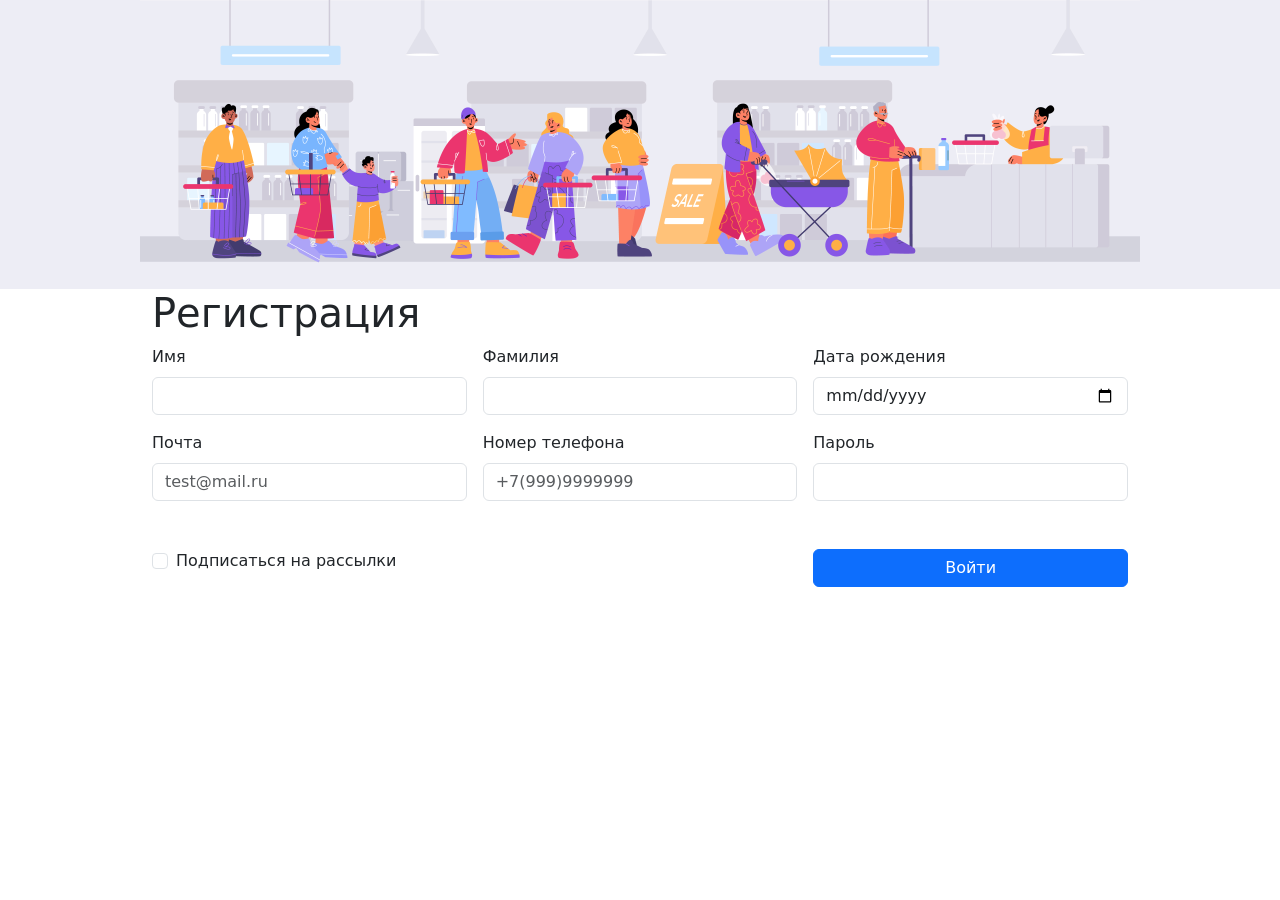
<file: index.html>
<!DOCTYPE html>
<html lang="en">

<head>
    <meta charset="UTF-8">
    <meta name="viewport" content="width=device-width, initial-scale=1.0">
    <title>Document</title>
    <link href="https://cdn.jsdelivr.net/npm/bootstrap@5.3.8/dist/css/bootstrap.min.css" rel="stylesheet"
        integrity="sha384-sRIl4kxILFvY47J16cr9ZwB07vP4J8+LH7qKQnuqkuIAvNWLzeN8tE5YBujZqJLB" crossorigin="anonymous">
    <link rel="stylesheet" href="css/index.css">
</head>

<body>
    <header>
        <img src="assets/header.jpg">
    </header>
    <main>
        <div class="container">
            <h1>Регистрация</h1>
            <form action="index2.html">
                <div class="row g-3 mb-5">
                    <div class="col-md-4">
                        <label class="form-label" for="username">Имя</label>
                        <input class="form-control" id="username" type="text" />
                    </div>

                    <div class="col-md-4">
                        <label class="form-label" for="surname">Фамилия</label>
                        <input class="form-control" id="surname" type="text" />
                    </div>

                    <div class="col-md-4">
                        <label class="form-label" for="birth_date">Дата рождения</label>
                        <input class="form-control" id="birth_date" type="date" />
                    </div>

                    <div class="col-md-4">
                        <label class="form-label" for="email">Почта</label>
                        <input class="form-control" id="email" type="email" placeholder="test@mail.ru" />
                    </div>

                    <div class="col-md-4">
                        <label class="form-label" for="phone">Номер телефона</label>
                        <input class="form-control" id="phone" type="text" placeholder="+7(999)9999999" />
                    </div>

                    <div class="col-md-4">
                        <label class="form-label" for="password">Пароль</label>
                        <input class="form-control" id="password" type="password" />
                    </div>
                </div>

                <div class="row g-3 mb-5">
                    <div class="col-md-8">
                        <div class="form-check">
                            <input class="form-check-input" type="checkbox" id="agreement" />
                            <label class="form-check-label" for="agreement">Подписаться на рассылки</label>
                        </div>
                    </div>

                    <div class="col-md-4">
                        <button class="btn btn-primary w-100" type="submit" id="login">Войти</button>
                    </div>
                </div>
            </form>
        </div>
    </main>
    <footer>
    </footer>
</body>
</html>
</file>
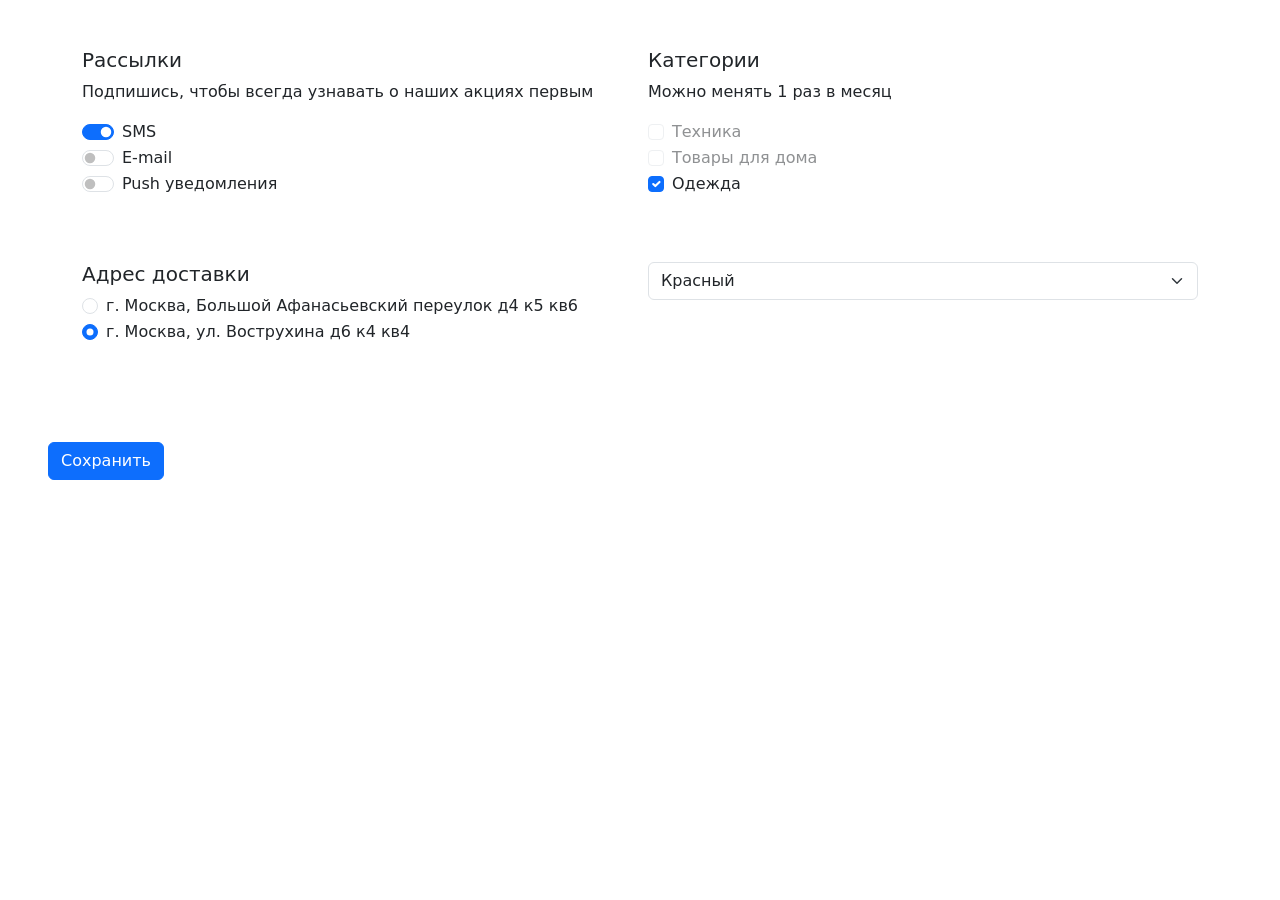
<file: index2.html>
<!DOCTYPE html>
<html lang="en">

<head>
    <meta charset="UTF-8">
    <meta name="viewport" content="width=device-width, initial-scale=1.0">
    <title>Document</title>
    <link href="https://cdn.jsdelivr.net/npm/bootstrap@5.3.8/dist/css/bootstrap.min.css" rel="stylesheet"
        integrity="sha384-sRIl4kxILFvY47J16cr9ZwB07vP4J8+LH7qKQnuqkuIAvNWLzeN8tE5YBujZqJLB" crossorigin="anonymous">

</head>

<body>
    <div class="container mt-5">
        <div class="row g-3 mb-5">
            <div class="col-md-6 mb-5">
                <h5>Рассылки</h5>
                <p>Подпишись, чтобы всегда узнавать о наших акциях первым</p>
                <div class="form-check form-switch">
                    <input class="form-check-input" type="checkbox" role="switch" id="sms" checked>
                    <label class="form-check-label" for="sms">SMS</label>
                </div>

                <div class="form-check form-switch">
                    <input class="form-check-input" type="checkbox" role="switch" id="email">
                    <label class="form-check-label" for="email">E-mail</label>
                </div>

                <div class="form-check form-switch">
                    <input class="form-check-input" type="checkbox" role="switch" id="push">
                    <label class="form-check-label" for="згыр">Push уведомления</label>
                </div>
            </div>

            <div class="col-md-6 mb-5">
                <h5>Категории</h5>
                <p>Можно менять 1 раз в месяц</p>
                <div class="form-check">
                    <input class="form-check-input" type="checkbox" id="tech" disabled>
                    <label class="form-check-label" for="tech">Техника</label>
                </div>

                <div class="form-check">
                    <input class="form-check-input" type="checkbox" id="home_stuff" disabled>
                    <label class="form-check-label" for="home_stuff">Товары для дома</label>
                </div>

                <div class="form-check">
                    <input class="form-check-input" type="checkbox" id="clothes" checked>
                    <label class="form-check-label" for="clothes">Одежда</label>
                </div>
            </div>

            <div class="col-md-6 mb-5">
                <h5>Адрес доставки</h5>
                <div class="form-check">
                    <input class="form-check-input" type="radio" name="addres" id="addres1">
                    <label class="form-check-label" for="addres1">г. Москва, Большой Афанасьевский переулок д4 к5
                        кв6</label>
                </div>

                <div class="form-check">
                    <input class="form-check-input" type="radio" name="addres" id="addres2" checked>
                    <label class="form-check-label" for="addres2">г. Москва, ул. Вострухина д6 к4 кв4</label>
                </div>
            </div>

            <div class="col-md-6 mb-5">
                <select class="form-select">
                    <option value="1">
                        <h1>Красный</h1>
                    </option>
                    <option value="2">Зелёный</option>
                    <option value="3">Синий</option>
                </select>
            </div>
        </div>
    </div>
    <button class="btn btn-primary ms-5" type="button">Сохранить</button>

</body>

</html>
</file>
<file: css/index.css>
header img {
    max-width: 1000px;
    width: 100%;
}

header {
    text-align: center;
    background-color: #EDEDF5;
}

.container {
    max-width: 1000px;
}
</file>
